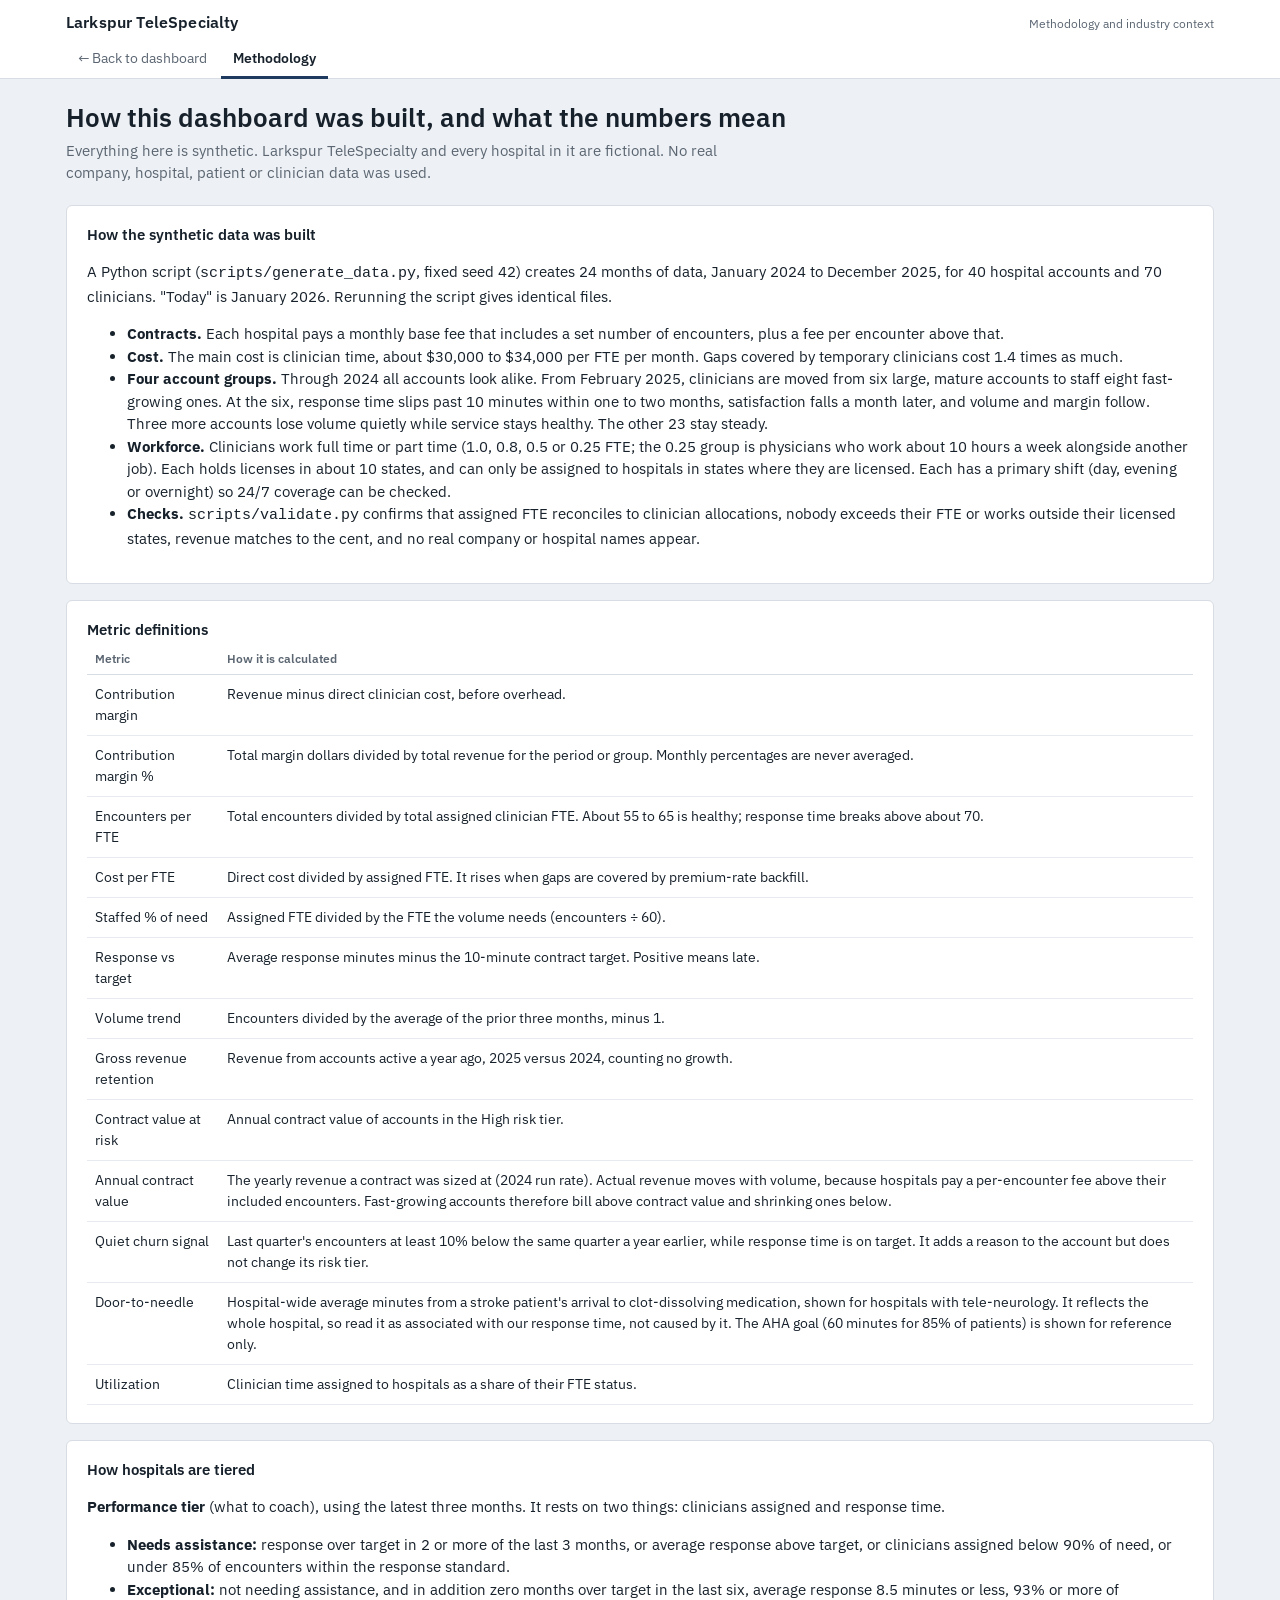
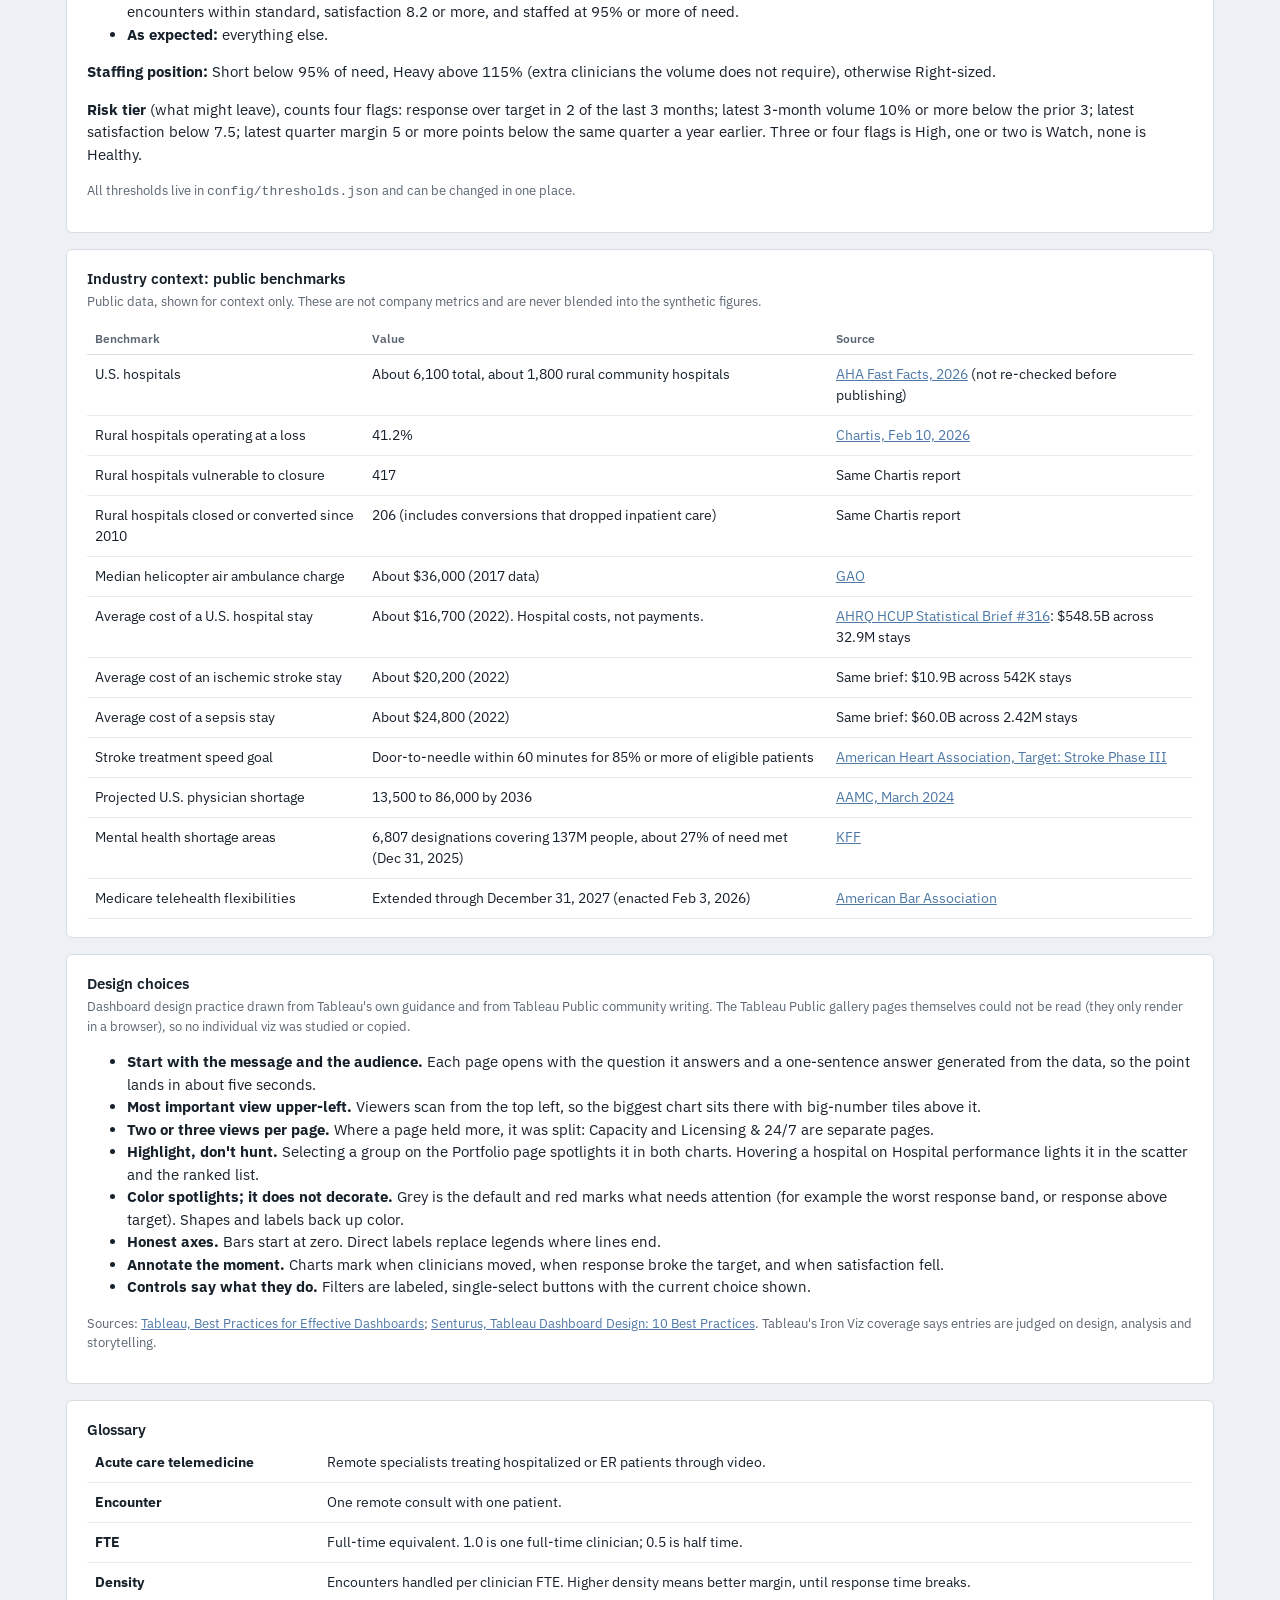
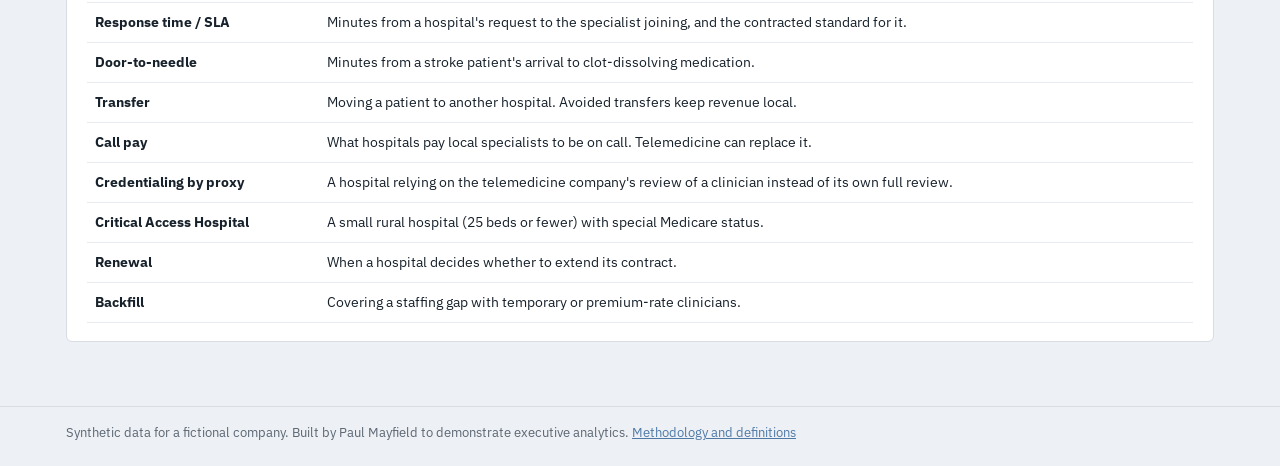
<file: site/methodology.html>
<!doctype html>
<html lang="en">
<head>
<meta charset="utf-8">
<meta name="viewport" content="width=device-width,initial-scale=1">
<title>Methodology and Context · Larkspur</title>
<meta name="description" content="How the synthetic data was built, how every metric is defined, and public industry benchmarks.">
<link rel="preconnect" href="https://fonts.googleapis.com"><link rel="preconnect" href="https://fonts.gstatic.com" crossorigin>
<link rel="stylesheet" href="https://fonts.googleapis.com/css2?family=IBM+Plex+Sans:wght@400;500;600&family=IBM+Plex+Sans+Condensed:wght@500;600&display=swap">
<link rel="stylesheet" href="style.css">
</head>
<body>
<header class="top"><div class="wrap">
  <div class="brand"><h1>Larkspur TeleSpecialty</h1><small>Methodology and industry context</small></div>
  <nav aria-label="Pages"><a href="index.html#overview">← Back to dashboard</a><a href="methodology.html" aria-current="page">Methodology</a></nav>
</div></header>
<main class="wrap">
<h2 class="headline">How this dashboard was built, and what the numbers mean</h2>
<p class="sub">Everything here is synthetic. Larkspur TeleSpecialty and every hospital in it are fictional. No real company, hospital, patient or clinician data was used.</p>

<div class="card"><h3>How the synthetic data was built</h3>
<p>A Python script (<code>scripts/generate_data.py</code>, fixed seed 42) creates 24 months of data, January 2024 to December 2025, for 40 hospital accounts and 70 clinicians. "Today" is January 2026. Rerunning the script gives identical files.</p>
<ul>
<li><b>Contracts.</b> Each hospital pays a monthly base fee that includes a set number of encounters, plus a fee per encounter above that.</li>
<li><b>Cost.</b> The main cost is clinician time, about $30,000 to $34,000 per FTE per month. Gaps covered by temporary clinicians cost 1.4 times as much.</li>
<li><b>Four account groups.</b> Through 2024 all accounts look alike. From February 2025, clinicians are moved from six large, mature accounts to staff eight fast-growing ones. At the six, response time slips past 10 minutes within one to two months, satisfaction falls a month later, and volume and margin follow. Three more accounts lose volume quietly while service stays healthy. The other 23 stay steady.</li>
<li><b>Workforce.</b> Clinicians work full time or part time (1.0, 0.8, 0.5 or 0.25 FTE; the 0.25 group is physicians who work about 10 hours a week alongside another job). Each holds licenses in about 10 states, and can only be assigned to hospitals in states where they are licensed. Each has a primary shift (day, evening or overnight) so 24/7 coverage can be checked.</li>
<li><b>Checks.</b> <code>scripts/validate.py</code> confirms that assigned FTE reconciles to clinician allocations, nobody exceeds their FTE or works outside their licensed states, revenue matches to the cent, and no real company or hospital names appear.</li></ul></div>

<div class="card" id="metrics"><h3>Metric definitions</h3>
<div style="overflow-x:auto"><table><thead><tr><th>Metric</th><th>How it is calculated</th></tr></thead><tbody>
<tr><td>Contribution margin</td><td>Revenue minus direct clinician cost, before overhead.</td></tr>
<tr><td>Contribution margin %</td><td>Total margin dollars divided by total revenue for the period or group. Monthly percentages are never averaged.</td></tr>
<tr><td>Encounters per FTE</td><td>Total encounters divided by total assigned clinician FTE. About 55 to 65 is healthy; response time breaks above about 70.</td></tr>
<tr><td>Cost per FTE</td><td>Direct cost divided by assigned FTE. It rises when gaps are covered by premium-rate backfill.</td></tr>
<tr><td>Staffed % of need</td><td>Assigned FTE divided by the FTE the volume needs (encounters ÷ 60).</td></tr>
<tr><td>Response vs target</td><td>Average response minutes minus the 10-minute contract target. Positive means late.</td></tr>
<tr><td>Volume trend</td><td>Encounters divided by the average of the prior three months, minus 1.</td></tr>
<tr><td>Gross revenue retention</td><td>Revenue from accounts active a year ago, 2025 versus 2024, counting no growth.</td></tr>
<tr><td>Contract value at risk</td><td>Annual contract value of accounts in the High risk tier.</td></tr>
<tr><td>Annual contract value</td><td>The yearly revenue a contract was sized at (2024 run rate). Actual revenue moves with volume, because hospitals pay a per-encounter fee above their included encounters. Fast-growing accounts therefore bill above contract value and shrinking ones below.</td></tr>
<tr><td>Quiet churn signal</td><td>Last quarter's encounters at least 10% below the same quarter a year earlier, while response time is on target. It adds a reason to the account but does not change its risk tier.</td></tr>
<tr><td>Door-to-needle</td><td>Hospital-wide average minutes from a stroke patient's arrival to clot-dissolving medication, shown for hospitals with tele-neurology. It reflects the whole hospital, so read it as associated with our response time, not caused by it. The AHA goal (60 minutes for 85% of patients) is shown for reference only.</td></tr>
<tr><td>Utilization</td><td>Clinician time assigned to hospitals as a share of their FTE status.</td></tr></tbody></table></div></div>

<div class="card" id="tiers"><h3>How hospitals are tiered</h3>
<p><b>Performance tier</b> (what to coach), using the latest three months. It rests on two things: clinicians assigned and response time.</p>
<ul><li><b>Needs assistance:</b> response over target in 2 or more of the last 3 months, or average response above target, or clinicians assigned below 90% of need, or under 85% of encounters within the response standard.</li>
<li><b>Exceptional:</b> not needing assistance, and in addition zero months over target in the last six, average response 8.5 minutes or less, 93% or more of encounters within standard, satisfaction 8.2 or more, and staffed at 95% or more of need.</li>
<li><b>As expected:</b> everything else.</li></ul>
<p><b>Staffing position:</b> Short below 95% of need, Heavy above 115% (extra clinicians the volume does not require), otherwise Right-sized.</p>
<p><b>Risk tier</b> (what might leave), counts four flags: response over target in 2 of the last 3 months; latest 3-month volume 10% or more below the prior 3; latest satisfaction below 7.5; latest quarter margin 5 or more points below the same quarter a year earlier. Three or four flags is High, one or two is Watch, none is Healthy.</p>
<p class="note">All thresholds live in <code>config/thresholds.json</code> and can be changed in one place.</p></div>

<div class="card" id="benchmarks"><h3>Industry context: public benchmarks</h3>
<p class="note">Public data, shown for context only. These are not company metrics and are never blended into the synthetic figures.</p>
<div style="overflow-x:auto"><table><thead><tr><th>Benchmark</th><th>Value</th><th>Source</th></tr></thead><tbody>
<tr><td>U.S. hospitals</td><td>About 6,100 total, about 1,800 rural community hospitals</td><td><a href="https://www.aha.org/statistics/fast-facts-us-hospitals">AHA Fast Facts, 2026</a> (not re-checked before publishing)</td></tr>
<tr><td>Rural hospitals operating at a loss</td><td>41.2%</td><td><a href="https://www.chartis.com/insights/2026-rural-health-state-state">Chartis, Feb 10, 2026</a></td></tr>
<tr><td>Rural hospitals vulnerable to closure</td><td>417</td><td>Same Chartis report</td></tr>
<tr><td>Rural hospitals closed or converted since 2010</td><td>206 (includes conversions that dropped inpatient care)</td><td>Same Chartis report</td></tr>
<tr><td>Median helicopter air ambulance charge</td><td>About $36,000 (2017 data)</td><td><a href="https://www.gao.gov/blog/2019/04/02/the-high-cost-of-a-medical-flight">GAO</a></td></tr>
<tr><td>Average cost of a U.S. hospital stay</td><td>About $16,700 (2022). Hospital costs, not payments.</td><td><a href="https://hcup-us.ahrq.gov/reports/statbriefs/sb316-most-expensive-conditions-by-payer-2022.pdf">AHRQ HCUP Statistical Brief #316</a>: $548.5B across 32.9M stays</td></tr>
<tr><td>Average cost of an ischemic stroke stay</td><td>About $20,200 (2022)</td><td>Same brief: $10.9B across 542K stays</td></tr>
<tr><td>Average cost of a sepsis stay</td><td>About $24,800 (2022)</td><td>Same brief: $60.0B across 2.42M stays</td></tr>
<tr><td>Stroke treatment speed goal</td><td>Door-to-needle within 60 minutes for 85% or more of eligible patients</td><td><a href="https://www.heart.org/en/professional/quality-improvement/target-stroke/introducing-target-stroke-phase-iii">American Heart Association, Target: Stroke Phase III</a></td></tr>
<tr><td>Projected U.S. physician shortage</td><td>13,500 to 86,000 by 2036</td><td><a href="https://www.aamc.org/media/75231/download">AAMC, March 2024</a></td></tr>
<tr><td>Mental health shortage areas</td><td>6,807 designations covering 137M people, about 27% of need met (Dec 31, 2025)</td><td><a href="https://www.kff.org/other-health/state-indicator/mental-health-care-health-professional-shortage-areas-hpsas/">KFF</a></td></tr>
<tr><td>Medicare telehealth flexibilities</td><td>Extended through December 31, 2027 (enacted Feb 3, 2026)</td><td><a href="https://www.americanbar.org/groups/health_law/news/2026/medicare-telehealth-flexibilities-extended-2027/">American Bar Association</a></td></tr></tbody></table></div></div>

<div class="card" id="design"><h3>Design choices</h3>
<p class="note">Dashboard design practice drawn from Tableau's own guidance and from Tableau Public community writing. The Tableau Public gallery pages themselves could not be read (they only render in a browser), so no individual viz was studied or copied.</p>
<ul>
<li><b>Start with the message and the audience.</b> Each page opens with the question it answers and a one-sentence answer generated from the data, so the point lands in about five seconds.</li>
<li><b>Most important view upper-left.</b> Viewers scan from the top left, so the biggest chart sits there with big-number tiles above it.</li>
<li><b>Two or three views per page.</b> Where a page held more, it was split: Capacity and Licensing &amp; 24/7 are separate pages.</li>
<li><b>Highlight, don't hunt.</b> Selecting a group on the Portfolio page spotlights it in both charts. Hovering a hospital on Hospital performance lights it in the scatter and the ranked list.</li>
<li><b>Color spotlights; it does not decorate.</b> Grey is the default and red marks what needs attention (for example the worst response band, or response above target). Shapes and labels back up color.</li>
<li><b>Honest axes.</b> Bars start at zero. Direct labels replace legends where lines end.</li>
<li><b>Annotate the moment.</b> Charts mark when clinicians moved, when response broke the target, and when satisfaction fell.</li>
<li><b>Controls say what they do.</b> Filters are labeled, single-select buttons with the current choice shown.</li></ul>
<p class="note" style="margin-top:8px">Sources: <a href="https://help.tableau.com/current/pro/desktop/en-us/dashboards_best_practices.htm">Tableau, Best Practices for Effective Dashboards</a>; <a href="https://senturus.com/blog/tableau-dashboard-design-10-best-practices/">Senturus, Tableau Dashboard Design: 10 Best Practices</a>. Tableau's Iron Viz coverage says entries are judged on design, analysis and storytelling.</p></div>

<div class="card"><h3>Glossary</h3>
<div style="overflow-x:auto"><table><tbody>
<tr><td><b>Acute care telemedicine</b></td><td>Remote specialists treating hospitalized or ER patients through video.</td></tr>
<tr><td><b>Encounter</b></td><td>One remote consult with one patient.</td></tr>
<tr><td><b>FTE</b></td><td>Full-time equivalent. 1.0 is one full-time clinician; 0.5 is half time.</td></tr>
<tr><td><b>Density</b></td><td>Encounters handled per clinician FTE. Higher density means better margin, until response time breaks.</td></tr>
<tr><td><b>Response time / SLA</b></td><td>Minutes from a hospital's request to the specialist joining, and the contracted standard for it.</td></tr>
<tr><td><b>Door-to-needle</b></td><td>Minutes from a stroke patient's arrival to clot-dissolving medication.</td></tr>
<tr><td><b>Transfer</b></td><td>Moving a patient to another hospital. Avoided transfers keep revenue local.</td></tr>
<tr><td><b>Call pay</b></td><td>What hospitals pay local specialists to be on call. Telemedicine can replace it.</td></tr>
<tr><td><b>Credentialing by proxy</b></td><td>A hospital relying on the telemedicine company's review of a clinician instead of its own full review.</td></tr>
<tr><td><b>Critical Access Hospital</b></td><td>A small rural hospital (25 beds or fewer) with special Medicare status.</td></tr>
<tr><td><b>Renewal</b></td><td>When a hospital decides whether to extend its contract.</td></tr>
<tr><td><b>Backfill</b></td><td>Covering a staffing gap with temporary or premium-rate clinicians.</td></tr></tbody></table></div></div>
</main>
<footer><div class="wrap">Synthetic data for a fictional company. Built by Paul Mayfield to demonstrate executive analytics. <a href="methodology.html">Methodology and definitions</a></div></footer>
</body>
</html>
</file>
<file: site/style.css>
/* Larkspur dashboard styles. Layout concept: a quiet blue-gray canvas, white panels on a 12-column grid,
   the most important view upper-left, big-number tiles on top, color used only to spotlight. */
:root{
  --bg:#edf0f4;--card:#fff;--text:#17212b;--muted:#5b6672;--line:#d8dde4;--grid:#e7ebf0;--hover:#f1f4f8;
  --navy:#1f3a5f;--red:#c63f3e;--amber:#b87d00;--green:#37884a;--gray:#7b838d;--blue:#4e79a7;
  --redbg:#fbe9e8;--amberbg:#faf0d8;--greenbg:#e2f2e6;--graybg:#e9edf1;
  --font:"IBM Plex Sans",system-ui,-apple-system,"Segoe UI",Roboto,sans-serif;
  --font-num:"IBM Plex Sans Condensed","IBM Plex Sans",system-ui,sans-serif;
}
@media (prefers-color-scheme:dark){:root:not([data-theme=light]){--bg:#0d1218;--card:#151c25;--text:#e8edf2;--muted:#98a4b0;--line:#27313c;--grid:#222b35;--hover:#1b242e;--navy:#8fb4e8;--red:#ff7b6b;--amber:#f0b955;--green:#5ac98d;--gray:#98a4b0;--blue:#7db3f0;--redbg:#3a1f1c;--amberbg:#37290f;--greenbg:#16301f;--graybg:#212a34;color-scheme:dark}}
:root[data-theme=dark]{--bg:#0d1218;--card:#151c25;--text:#e8edf2;--muted:#98a4b0;--line:#27313c;--grid:#222b35;--hover:#1b242e;--navy:#8fb4e8;--red:#ff7b6b;--amber:#f0b955;--green:#5ac98d;--gray:#98a4b0;--blue:#7db3f0;--redbg:#3a1f1c;--amberbg:#37290f;--greenbg:#16301f;--graybg:#212a34;color-scheme:dark}
*{box-sizing:border-box}html{-webkit-text-size-adjust:100%}
body{margin:0;background:var(--bg);color:var(--text);font:15px/1.5 var(--font)}
a{color:var(--blue)}
.wrap{max-width:1180px;margin:0 auto;padding-left:max(16px,env(safe-area-inset-left,0px));padding-right:max(16px,env(safe-area-inset-right,0px))}
/* top bar and page navigation */
header.top{background:var(--card);border-bottom:1px solid var(--line);position:sticky;top:0;z-index:20}
header.top .wrap{padding-top:10px;padding-bottom:0}
.brand{display:flex;justify-content:space-between;align-items:baseline;gap:12px;flex-wrap:wrap}
.brand h1{font-size:16px;margin:0;font-weight:600;letter-spacing:.01em}
.brand small{color:var(--muted);font-size:12px}
nav{display:flex;flex-wrap:wrap;gap:2px;margin-top:6px}
nav a{padding:8px 12px;text-decoration:none;color:var(--muted);font-size:13.5px;border-bottom:3px solid transparent;margin-bottom:-1px}
nav a:hover{color:var(--text)}
nav a[aria-current=page]{color:var(--text);font-weight:600;border-bottom-color:var(--navy)}
a:focus-visible,button:focus-visible,select:focus-visible,[tabindex]:focus-visible,summary:focus-visible{outline:2px solid var(--blue);outline-offset:2px}
main{padding-top:22px;padding-bottom:48px}
/* page head: the question, then the answer */
.eyebrow{font-size:12px;letter-spacing:.08em;text-transform:uppercase;color:var(--muted);font-weight:600;margin:0 0 4px}
h2.headline{font-size:26px;line-height:1.25;margin:0 0 6px;font-weight:600;max-width:46ch;text-wrap:balance}
p.sub{color:var(--muted);margin:0 0 20px;max-width:75ch}
/* grid and panels */
.grid{display:grid;grid-template-columns:repeat(12,minmax(0,1fr));gap:16px;margin-bottom:16px}
.c12{grid-column:span 12}.c8{grid-column:span 8}.c7{grid-column:span 7}.c6{grid-column:span 6}.c5{grid-column:span 5}.c4{grid-column:span 4}
.panel{background:var(--card);border:1px solid var(--line);border-radius:6px;padding:18px 20px;min-width:0}
.panel h3{font-size:15px;margin:0 0 2px;font-weight:600;line-height:1.35}
.panel .note,.card .note{color:var(--muted);font-size:13px;margin:0 0 12px}
.card{background:var(--card);border:1px solid var(--line);border-radius:6px;padding:18px 20px;margin-bottom:16px}
.card h3{font-size:15px;margin:0 0 2px;font-weight:600}
h3.sect{font-size:13px;margin:8px 0 10px;color:var(--muted);text-transform:uppercase;letter-spacing:.08em;font-weight:600}
/* big-number tiles */
.kpis{display:grid;grid-template-columns:repeat(auto-fit,minmax(190px,1fr));gap:16px;margin-bottom:16px}
.kpi{background:var(--card);border:1px solid var(--line);border-radius:6px;padding:14px 16px;position:relative;min-width:0}
.kl{font-size:12px;color:var(--muted);letter-spacing:.04em;text-transform:uppercase;font-weight:600}
.kv{font:600 36px/1.1 var(--font-num);font-variant-numeric:tabular-nums;margin:4px 0 2px}
.kd{font-size:12.5px;color:var(--muted)}
.spark{position:absolute;right:14px;bottom:12px;width:84px;height:26px;color:var(--navy)}
.delta{font-weight:600;white-space:nowrap}.delta.good{color:var(--green)}.delta.bad{color:var(--red)}.delta.flat{color:var(--muted)}
/* tier / status tiles */
.tiers{display:grid;grid-template-columns:repeat(auto-fit,minmax(250px,1fr));gap:16px;margin-bottom:16px}
.tier{background:var(--card);border:1px solid var(--line);border-radius:6px;padding:14px 16px;text-align:left;font:inherit;color:inherit;width:100%}
button.tier{cursor:pointer}button.tier:hover{background:var(--hover)}
button.tier[aria-pressed=true]{outline:2px solid var(--navy);outline-offset:-2px}
.tier .tn{display:flex;align-items:center;gap:8px;font-size:13px;color:var(--muted);font-weight:600}
.tier .n{font:600 40px/1.1 var(--font-num);font-variant-numeric:tabular-nums}
.tier ul{list-style:none;padding:0;margin:8px 0 0;font-size:13px;color:var(--muted)}.tier li{display:flex;justify-content:space-between;gap:8px;padding:2px 0;border-top:1px solid var(--grid)}.tier li b{color:var(--text);font-weight:600;font-variant-numeric:tabular-nums}
.mk{display:inline-block;width:11px;height:11px;flex:none}
.mk.exc{background:var(--green);border-radius:50%}.mk.exp{background:var(--gray)}.mk.need{width:0;height:0;border-left:6px solid transparent;border-right:6px solid transparent;border-bottom:11px solid var(--red);background:none}
/* controls */
.controls{display:flex;flex-wrap:wrap;gap:16px;margin-bottom:12px;align-items:flex-end}
.ctl{display:flex;flex-direction:column;gap:4px}.ctl>span{font-size:12px;color:var(--muted);font-weight:600}
.seg{display:inline-flex;flex-wrap:wrap;border:1px solid var(--line);border-radius:6px;overflow:hidden;background:var(--card)}
.seg button{font:inherit;font-size:13px;padding:6px 12px;border:0;border-right:1px solid var(--line);background:transparent;color:var(--muted);cursor:pointer}
.seg button:last-child{border-right:0}.seg button:hover{background:var(--hover)}
.seg button[aria-pressed=true]{background:var(--navy);color:var(--card);font-weight:600}
select{font:inherit;font-size:14px;padding:6px 8px;border:1px solid var(--line);border-radius:6px;background:var(--card);color:var(--text)}
.filters{display:flex;flex-wrap:wrap;gap:10px;margin-bottom:12px}
button.tab{font:inherit;font-size:13px;padding:6px 12px;border:1px solid var(--line);background:var(--card);color:var(--text);border-radius:6px;cursor:pointer}
button.tab[aria-pressed=true]{background:var(--navy);color:var(--card)}
/* charts */
.chart{position:relative;height:340px}.chart.tall{height:400px}.chart.short{height:260px}.chart.small{height:190px}
.multi{display:grid;grid-template-columns:repeat(auto-fit,minmax(300px,1fr));gap:16px}
/* chips */
.chip{display:inline-block;padding:1px 8px;border-radius:3px;font-size:12px;font-weight:600;white-space:nowrap}
.c-red{background:var(--redbg);color:var(--red)}.c-amber{background:var(--amberbg);color:var(--amber)}.c-green{background:var(--greenbg);color:var(--green)}.c-gray{background:var(--graybg);color:var(--muted)}
/* ranked list with inline bars */
.rank{list-style:none;margin:0;padding:0;max-height:430px;overflow-y:auto}
.rank li{display:grid;grid-template-columns:minmax(0,1fr) 108px;gap:10px;align-items:center;padding:8px 6px;border-bottom:1px solid var(--grid);cursor:pointer;border-radius:3px}
.rank li:hover,.rank li.hl{background:var(--hover)}.rank li.hl{box-shadow:inset 3px 0 0 var(--navy)}
.rank .rn{font-weight:600;font-size:14px;line-height:1.3}.rank .rr{font-size:12.5px;color:var(--muted);line-height:1.35}
.bar{position:relative;height:8px;background:var(--grid);border-radius:2px}.bar i{display:block;height:100%;border-radius:2px;background:var(--gray)}.bar i.late{background:var(--red)}
.bar s{position:absolute;top:-3px;bottom:-3px;width:2px;background:var(--text);opacity:.55}
.bv{font:600 13px var(--font-num);text-align:right;font-variant-numeric:tabular-nums}
/* tables */
table{border-collapse:collapse;width:100%;font-size:14px}
th{text-align:left;font-size:12px;color:var(--muted);font-weight:600;padding:6px 8px;border-bottom:1px solid var(--line)}
td{padding:9px 8px;border-bottom:1px solid var(--grid);vertical-align:top}
td.num,th.num{text-align:right;font-variant-numeric:tabular-nums}
tr.click{cursor:pointer}tr.click:hover{background:var(--hover)}
.flag{display:inline-block;width:18px;height:18px;border-radius:50%;text-align:center;font-size:11px;line-height:18px;margin-right:3px;border:1px solid var(--line);color:var(--muted)}
.flag.on{background:var(--red);border-color:var(--red);color:#fff}
.heat td.h{text-align:center;font-weight:600}
details{margin-top:10px;font-size:14px}summary{cursor:pointer;color:var(--muted);font-size:13px}
.cols2{display:grid;grid-template-columns:repeat(auto-fit,minmax(320px,1fr));gap:16px}
.muted{color:var(--muted)}.pos{color:var(--green)}.neg{color:var(--red)}
.so{background:var(--graybg);border-radius:4px;padding:10px 12px;font-size:13.5px;margin-top:12px}
.so b{font-weight:600}
footer{border-top:1px solid var(--line);padding:16px 0 28px;color:var(--muted);font-size:13px}
@media (max-width:860px){.c8,.c7,.c6,.c5,.c4{grid-column:span 12}}
@media (max-width:640px){
 h2.headline{font-size:21px}.kv{font-size:30px}.chart{height:290px}.chart.tall{height:320px}
 .spark{position:static;display:block;margin-top:4px}
 .panel,.card{padding:14px 14px}
 table.cards thead{display:none}
 table.cards,table.cards tbody,table.cards tr,table.cards td{display:block;width:100%}
 table.cards tr{border:1px solid var(--line);border-radius:6px;margin-bottom:10px;padding:6px 10px;background:var(--card)}
 table.cards td{border:0;padding:3px 0;display:flex;justify-content:space-between;gap:12px;text-align:right}
 table.cards td::before{content:attr(data-label);color:var(--muted);font-size:12px;text-align:left;flex:0 0 40%}
 table.cards td.num{text-align:right}
 .rank li{grid-template-columns:minmax(0,1fr) 80px}
}
@media (prefers-reduced-motion:reduce){*{transition:none!important;animation:none!important}}
</file>
